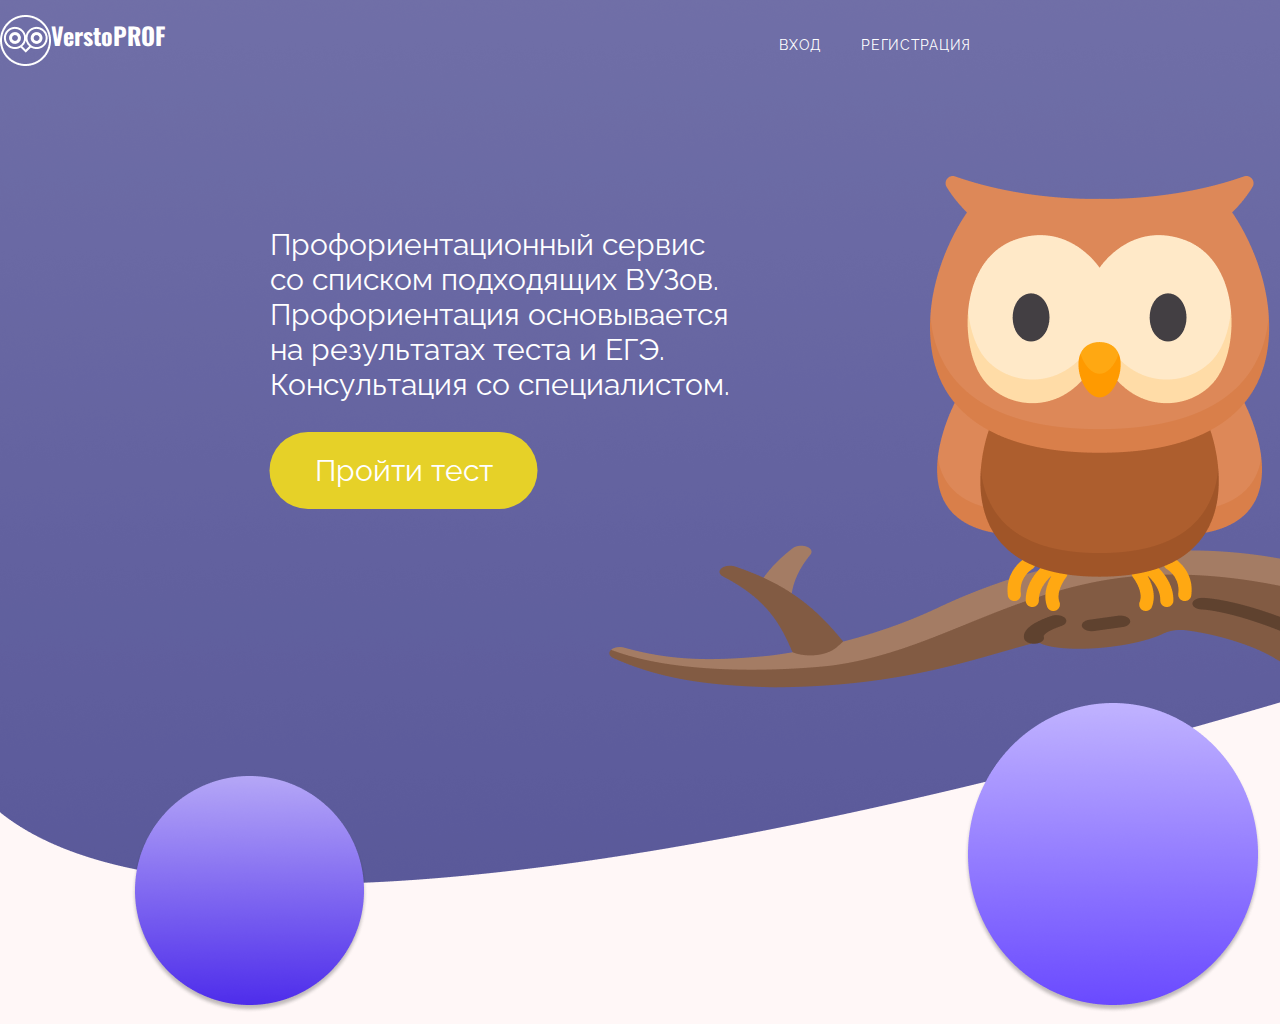
<file: index.html>
<!DOCTYPE html>
<html lang="en">
<head>
  <meta charset="UTF-8">
  <meta name="viewport" content="width=device-width, initial-scale=1.0">
  <title>VerstoPROF</title>
  <link rel="shortcut icon" type="image/png" href="img/favicon.png"/>

  <!-- BOOTSTRAP -->
  <link href="https://cdn.jsdelivr.net/npm/bootstrap@5.0.0-beta3/dist/css/bootstrap.min.css" rel="stylesheet" integrity="sha384-eOJMYsd53ii+scO/bJGFsiCZc+5NDVN2yr8+0RDqr0Ql0h+rP48ckxlpbzKgwra6" crossorigin="anonymous">

  <!-- Main css -->
  <link rel="stylesheet" href="css/style.css">

  <!-- GOOGLE FONTS -->
  <link rel="preconnect" href="https://fonts.gstatic.com">
  <link href="https://fonts.googleapis.com/css2?family=Raleway:wght@300&display=swap" rel="stylesheet">
  <link rel="preconnect" href="https://fonts.gstatic.com">
  <link href="https://fonts.googleapis.com/css2?family=Oswald&display=swap" rel="stylesheet">

</head>
<body>
    <div class="hero-image">

    <div class="container">
      <div class="nav">
        <a  href="index.html" ><img class="logo-nav" src="img/WHITE LOGO.png" alt="favicon"></a>
        <h2 class="text-nav" style="color:white;">VerstoPROF</h2>
        <ul class="menu">
          <li>
            <a href="#">Вход</a>
          </li>
          <li>
            <a href="#">Регистрация</a>
          </li>
        </ul>
      </div>
    </div>

      <div class="hero-text">
        <p align="left">Профориентационный сервис со списком подходящих ВУЗов. Профориентация основывается на результатах теста и ЕГЭ. Консультация со специалистом.</p>
        <form action="quiz.html" target="_blank">
          <button class="hero-button">Пройти тест</button>
        </form>
      </div>

    </div>
</body>
</html>
</file>
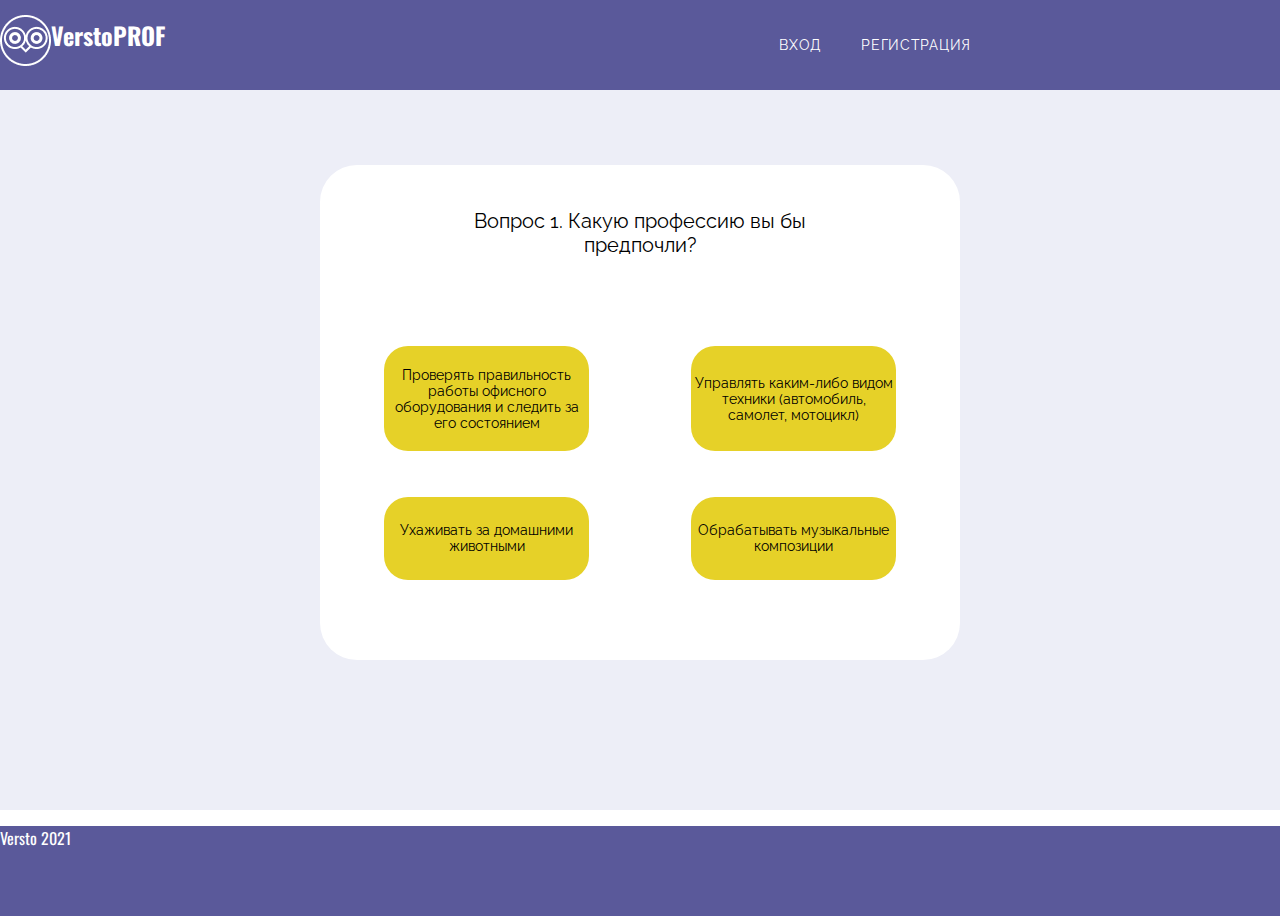
<file: quiz.html>
<!DOCTYPE html>
<html lang="en">
<head>
	<meta charset="UTF-8">
	<meta name="viewport" content="width=device-width, initial-scale=1.0">
	<title>VerstoPROF</title>
	<link rel="shortcut icon" type="image/png" href="img/favicon.png"/>
  <script src="js/quiz.js" defer></script>

	  <!-- BOOTSTRAP -->
	  <link href="https://cdn.jsdelivr.net/npm/bootstrap@5.0.0-beta3/dist/css/bootstrap.min.css" rel="stylesheet" integrity="sha384-eOJMYsd53ii+scO/bJGFsiCZc+5NDVN2yr8+0RDqr0Ql0h+rP48ckxlpbzKgwra6" crossorigin="anonymous">

	  <!-- Main css -->
	  <link rel="stylesheet" href="css/style.css">

    <!-- Quiz css -->
    <link rel="stylesheet" href="css/quiz.css">

    <!-- GOOGLE FONTS -->
      <link rel="preconnect" href="https://fonts.gstatic.com">
      <link href="https://fonts.googleapis.com/css2?family=Raleway:wght@300&display=swap" rel="stylesheet">
      <link rel="preconnect" href="https://fonts.gstatic.com">
      <link href="https://fonts.googleapis.com/css2?family=Oswald&display=swap" rel="stylesheet">
</head>
<body>

	<header>
    <div class="container">
      <div class="nav">
        <a  href="index.html" ><img class="logo-nav" src="img/WHITE LOGO.png" alt="favicon"></a>
        <h2 class="text-nav" style="color:white;">VerstoPROF</h2>
        <ul class="menu">
          <li>
            <a href="#">Вход</a>
          </li>
          <li>
            <a href="#">Регистрация</a>
          </li>
        </ul>
      </div>
    </div>
  </header>
  <div class="quizwrap">
    <div class="quiz">
      <div class="results">
        <h2>По результатам теста и ГИА, вы-</h2>
        <h2 class="profession">Профиль</h2>
        <h3>Список подходящих ВУЗов</h3>
        <div class="suggestions">
          <div class="suggestion">ВУЗ</div>
          <div class="suggestion">ВУЗ</div>
          <div class="suggestion">ВУЗ</div>
          <div class="suggestion">ВУЗ</div>
        </div>
      </div>
      <div class="question">Загадка от Жака Фреско. Было два жирафа, сколько?</div>
      <div class="options">
        <div class="option">
          <button>Вариант</button>
        </div>
        <div class="option">
          <button>Вариант</button>
        </div>
        <div class="option">
          <button>Вариант</button>
        </div>
        <div class="option">
          <button>Вариант</button>
        </div>
      </div>
    </div>
  </div>

  <footer>
    <div class="container">
      <p  class="text-footer">Versto 2021</p>
    </div>
  </footer>
</body>
</html>
</file>
<file: css/style.css>
header{
  height:10vh;
  background-color: #5A599A;
  width:100%;
}

footer{
  height:10vh;
  background-color: #5A599A;
  color:white;
}

body {
  padding: 0;
  margin: 0;
  font-family: Oswald;
  color: black;
  font-size: 16px;
}

a {
  text-decoration: none;
  font-family: Raleway;
}

ul, li {
  display: block;
  padding: 0;
  margin: 0;
}

ul {
  margin-top: 13px;
  margin-left:48%;
}

.hero-image {
  background-image: url("hero-bg.PNG");
  background-position: center;
  background-repeat: no-repeat;
  background-size: cover;
  position: relative;
  height: 1024px;
}

.hero-text {
  text-align: center;
  position: absolute;
  top: 50%;
  left: 50%;
  transform: translate(-50%, -50%);
  color: white;
  position: absolute;
  width: 463px;
  height: 168px;
  left: 501px;
  top: 281px;
  font-family: Raleway;
  font-style: normal;
  font-weight: normal;
  font-size: 30px;
  line-height: 35px;
  color: white;
}

.hero-button{
  all: unset; 
  background: #E6D128;
  border-radius: 100px;
  font-family: Raleway;
  display: flex;
  align-items: center;
  color: #FFFFFF;
  padding: .7em 1.5em;
  outline: none;  
}

.logo-nav{
  margin-top:13px;
  color:white;
}

.text-nav{
  margin-top:17px;
}

.menu {
  display: flex;
}

.menu li a {
  color:white;
  text-transform: uppercase;
  font-size: 14px;
  letter-spacing: 0.05em;
}

.menu li a:hover {
  color: black;
}

.menu li {
  margin-right: 40px;
}

.tel {
  font-size: 17px;
  margin-left: auto;
  letter-spacing: 0.1em;
}

.nav {
  display: flex;
  align-items: center;
}
</file>
<file: css/quiz.css>
.question{
	font-family:Raleway;
	max-width: 70%;
	text-align: center;
	font-size: 20px;
}

.quizwrap {
	display: flex;
	justify-content: center;
	min-height: 80vh;
	background-color: #EDEEF7;
}

.quiz {
	margin-top: 75px;
	width: 50vw;
	height: 55vh;
	background-color: #fff;
	border-radius: 37px;

	display: flex;
	flex-direction: column;
	justify-content: space-around;
	align-items: center;
}

.options {
	height: 30vh;
	width: 80%;
	display: flex;
	flex-wrap: wrap;
	justify-content: space-between;
	font-family:Raleway;
	font-size:14px;
}

.option {
	width: 205px;}

.option button {
	all: unset;
	background: #E6D128;
	width: 100%;
	height: 70%;
	border-radius: 24px;
	display: flex;
	justify-content: center;
	align-items: center;
	cursor: pointer;
	text-align:center;
}

.results {
	display: none;
	flex-direction: column;
	align-items: center;
	font-family:Raleway;
	text-align:center;
}

.results h2 {
	font-size: 30px;
	font-weight: 400;
	text-align: center;
	max-width: 60%;
}
.results h3 {
	font-size: 14px;
	font-weight: 400;
	text-align: center;
}
.suggestions {
	width: 100%;
	display: flex;
	flex-direction: column;
	gap: 10px;
	align-items: center;
}
.suggestion {
	width: 80%;
	min-height: 40px;
	border-radius: 37px;
	background: #E6D128;
	display: flex;
	justify-content: center;
	align-items: center;
}
</file>
